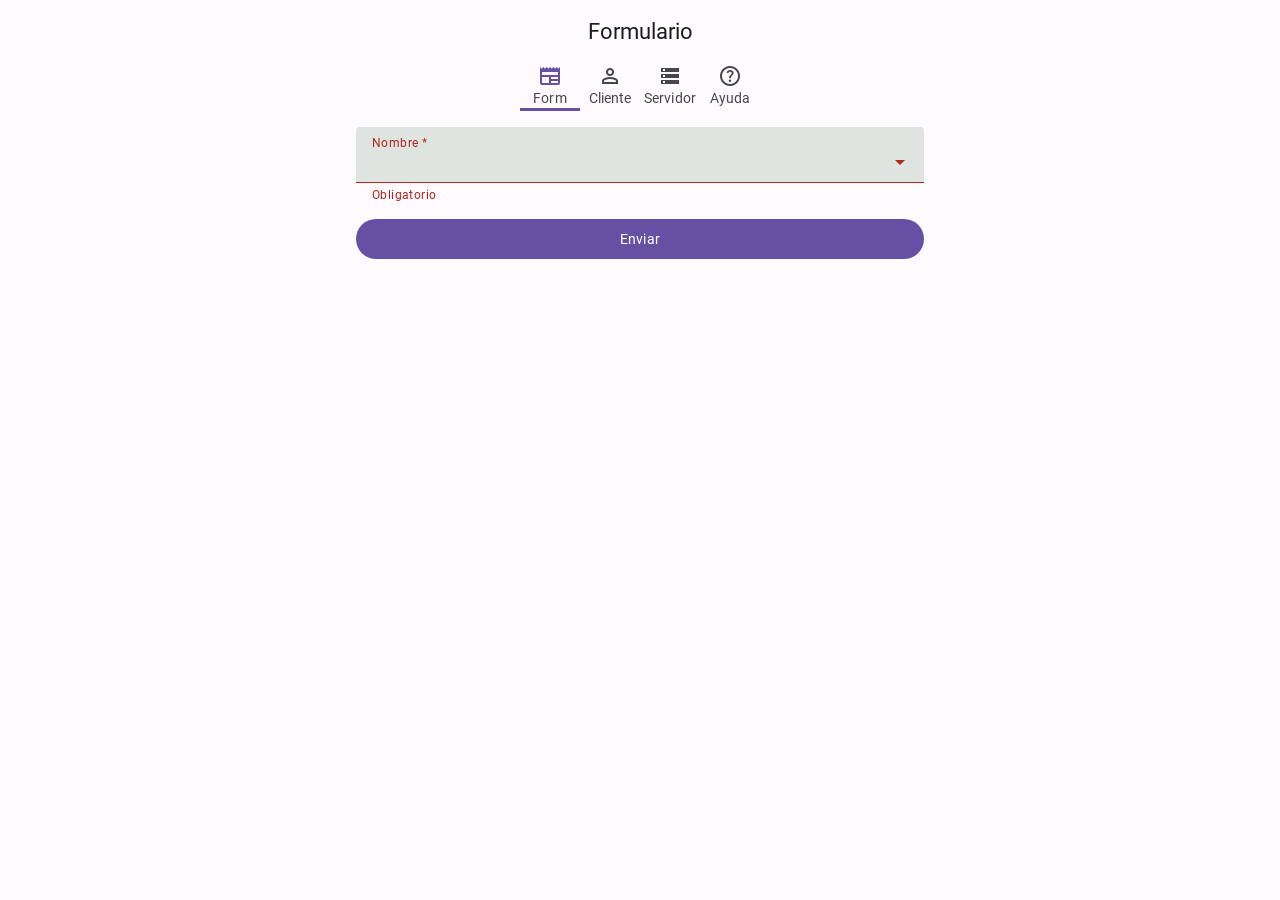
<file: index.html>
<!DOCTYPE html>
<html lang="es" class="light dark">

<head>

 <meta charset="UTF-8">
 <title>Formulario - Render L.i</title>

 <!-- Resumen para los motores de búsqueda. -->
 <meta name="description" content="Ejemplo de PWA con Material Design">

 <script src="./js/registraServiceWorker.js"></script>

 <meta name="viewport" content="width=device-width">

 <!-- Color de la barra de navegación de Chrome en dispositivos móviles. -->
 <meta name="theme-color" content="#00a97f">

 <!-- Ícono para la página web, que normalmente se pone en la raíz del sitio.
  Puede ser diferente para cada página. -->
 <link rel="icon" sizes="32x32" href="favicon.ico">

 <!-- Configuración de la PWA para Chrome, Edge y Safari.
  Debe ponerse en todas las páginas. -->
 <link rel="manifest" href="site.webmanifest">

 <!-- Permite a los navegadores, que como Safari no soportan el estándar
  completo de custom elementsm, lo cumplan totalmente. Debe ponerse en todas
  las páginas. -->
 <script src="./ungap/custom-elements.js"></script>

 <!-- Configuración de todas las páginas con JavaSript. -->
 <script type="module" src="./js/configura.js"></script>
 <link rel="stylesheet" href="./css/estilos.css">
 <link rel="stylesheet" href="./css/transicion_pestanas.css">

</head>

<body>
  <form novalidate onsubmit="procesaForm(event)">

 <md-top-app-bar class="center-aligned">

  <h1>Formulario</h1>

  <button is="md-menu-button" slot="navigation" style="visibility: hidden;"></button>

 </md-top-app-bar>

 <nav-tab-fixed id="tab"></nav-tab-fixed>

 <main>
    
    <p>
    <span id="etiquetaGrupo" class="md-filled-text-field" accesskey="G">
     <md-select-menu name="nombre" required
       aria-labelledby="etiquetaGrupo"
       options="opcionesDeGrupo"></md-select-menu>
     <span>Nombre *</span>
     <small>Obligatorio</small>
    </span>
   </p>

   <p>
    <button type="submit" class="md-filled-button" style="width: 100%;">Enviar</button>
   </p>

  </main>

  <md-options-menu id="opcionesDeGrupo" aria-label="Opciones de grupo">
   <span data-value="" title="Selecciona nombre"></span>
   <span data-value="ang">Angel</span>
   <span data-value="miss">Missael</span>
   <span data-value="mar">Marco</span>
   <span data-value="ant">Antonio</span>
   <span data-value="jess">Jessica</span>
   <span data-value="est">Esther</span>
  </md-options-menu>

  </form> 

 <!-- <nav-drw></nav-drw> -->
<script type="module">
  import { muestraTextoDeAyuda } from "./lib/js/muestraTextoDeAyuda.js"
  import { exportaAHtml } from "./lib/js/exportaAHtml.js"
  import { muestraError } from "./lib/js/muestraError.js"
  import { submitForm } from "./lib/js/submitForm.js"

  /**
   * @param {Event} event
   */
  async function procesaForm(event) {
   try {
    const respuesta =
     await submitForm(
      "srv/procesa.php", event)
    alert(respuesta.body)
   } catch (error) {
    muestraError(error)
   }
  }
  exportaAHtml(procesaForm)

 </script>

</body>


</html>
</file>
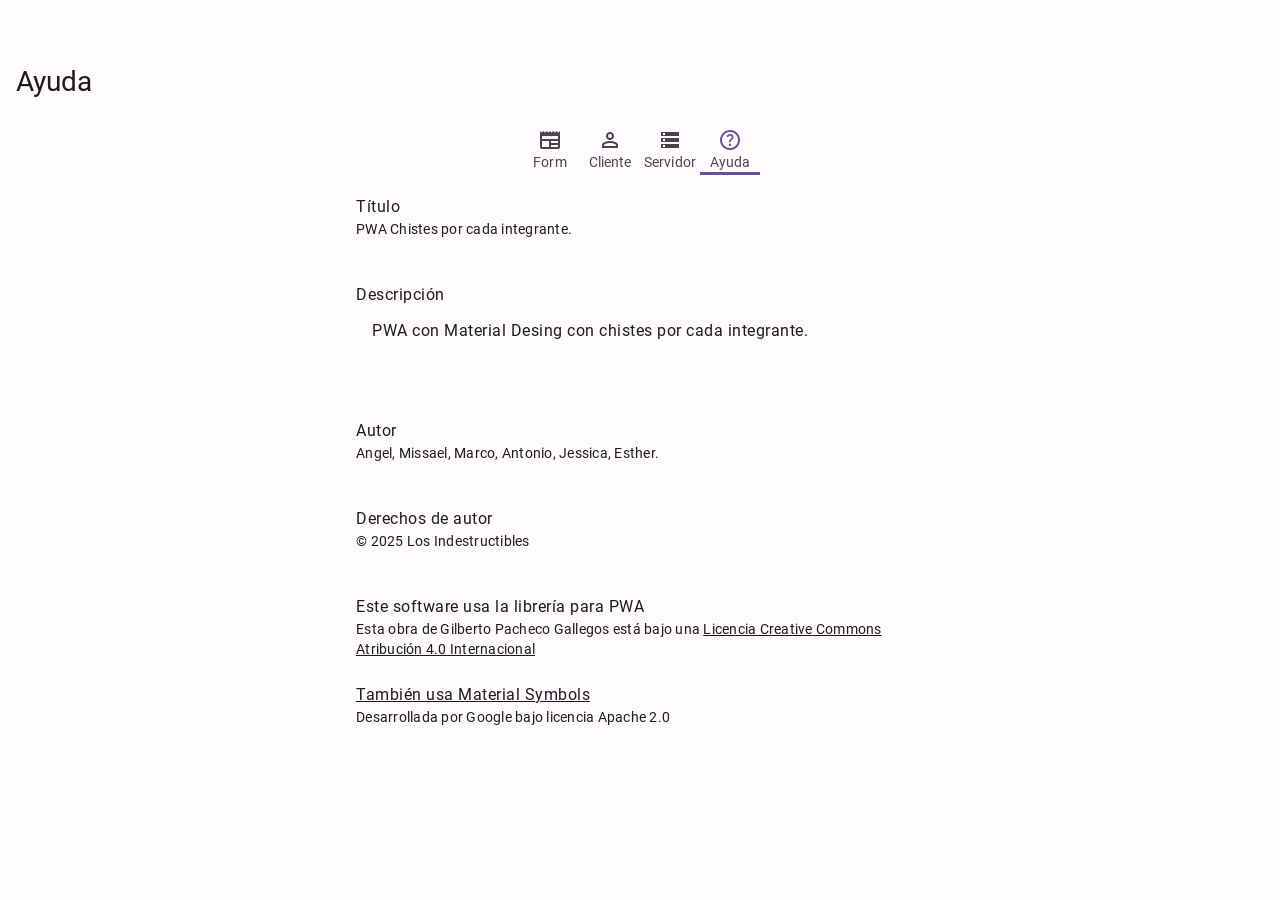
<file: ayuda.html>
<!DOCTYPE html>
<html lang="es" class="light dark">

<head>

 <meta charset="UTF-8">
 <title>Ayuda - Render L.i</title>

 <script src="./js/registraServiceWorker.js"></script>

 <meta name="viewport" content="width=device-width">
 <meta name="theme-color" content="#00a97f">
 <link rel="icon" sizes="32x32" href="favicon.ico">
 <link rel="manifest" href="site.webmanifest">
 <script src="./ungap/custom-elements.js"></script>

 <script type="module" src="./js/configura.js"></script>
 <link rel="stylesheet" href="./css/estilos.css">
 <link rel="stylesheet" href="./css/transicion_pestanas.css">

</head>

<body>

 <md-top-app-bar adicional="tab" headline="headline">

  <h1>Ayuda</h1>

  <!--<button is="md-menu-button" slot="navigation"></button> -->

 </md-top-app-bar>

 <h1 id="headline">Ayuda</h1>

 <nav-tab-fixed id="tab"></nav-tab-fixed>

 <main>

   <ul class="md-list">
   <li class="md-three-line">
    <span class="headline">
     Título
    </span>
    <span class="supporting">
     PWA Chistes por cada integrante.
    </span>
   </li>
   <li class="md-three-line">
    <span class="headline">
     Descripción
    </span>
    <span class="md-three-line">
     PWA con Material Desing con chistes por cada integrante.
    </span>
   </li>
   <li class="md-three-line">
    <span class="headline">
     Autor
    </span>
    <span class="supporting">
     Angel,
     Missael,
     Marco,
     Antonio,
     Jessica, 
     Esther.
    </span>
   </li>
   <li class="md-three-line">
    <span class="headline">
     Derechos de autor
    </span>
    <span class="supporting">
     &copy; 2025 Los Indestructibles
    </span>
   </li>
   <li class="md-three-line">
    <span class="headline">
     Este software usa la librería para PWA
    </span>
    <span class="supporting">
     Esta obra de Gilberto Pacheco Gallegos está bajo una
     <a target="_blank" rel="license noreferrer"
       href="http://creativecommons.org/licenses/by/4.0/">
      Licencia Creative Commons Atribución 4.0 Internacional</a></span>
   </li>
   <li>
    <a class="md-three-line" target="_blank" rel=”noreferrer”
      href="https://fonts.google.com/icons">
     <span class="headline">
      También usa Material Symbols
     </span>
     <span class="supporting">
      Desarrollada por Google bajo licencia Apache 2.0
     </span>
    </a>
   </li>
  </ul>

 </main>

 <!-- <nav-drw></nav-drw> -->

</body>

</html>
</file>
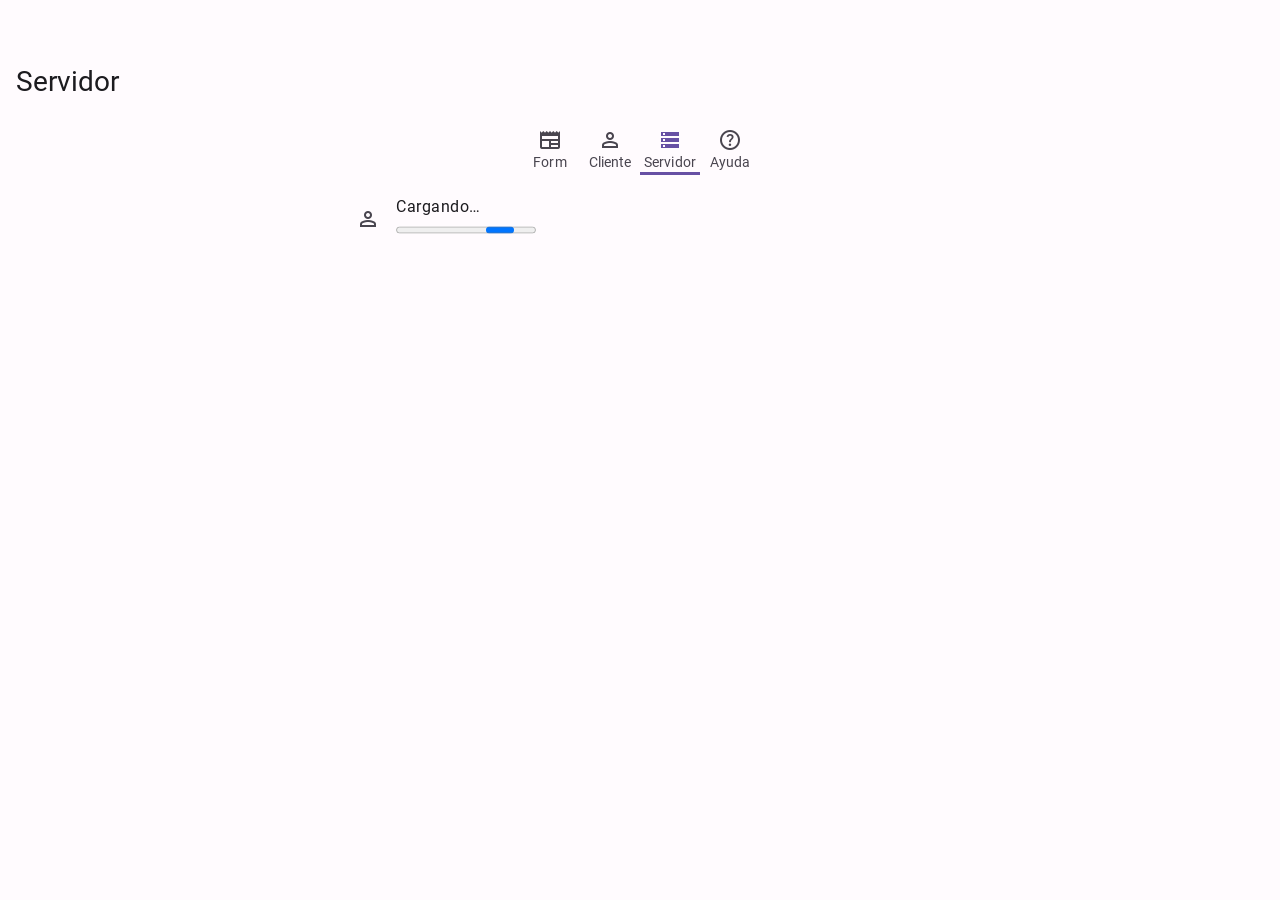
<file: navTabFixed.html>
<!DOCTYPE html>
<html lang="es" class="light dark">

<head>

  <meta charset="UTF-8">
  <title>Servidor - Render L.i</title>

  <script src="./js/registraServiceWorker.js"></script>

  <meta name="viewport" content="width=device-width">
  <meta name="theme-color" content="#00a97f">
  <link rel="icon" sizes="32x32" href="favicon.ico">
  <link rel="manifest" href="site.webmanifest">
  <script src="./ungap/custom-elements.js"></script>

  <script type="module" src="./js/configura.js"></script>
  <link rel="stylesheet" href="./css/estilos.css">
  <link rel="stylesheet" href="./css/transicion_pestanas.css">
  <link rel="expect" blocking="render" href="#navtabfixed">

</head>

<body onload="consumeJson('./srv/render.php')
  .then(respuesta => muestraObjeto(document, respuesta.body))
  .catch(muestraError)">

  <md-top-app-bar adicional="tab" headline="headline">

    <h1>Servidor</h1>

    <!--<button type="button" class="md-standard-icon-button" title="Agregar"
    slot="action">
   <span class="material-symbols-outlined">add</span>
  </button>
  <button type="button" class="md-standard-icon-button" title="Editar"
    slot="action">
   <span class="material-symbols-outlined">edit</span>
  </button>-->

  </md-top-app-bar>

  <h1 id="headline">Servidor</h1>

  <nav-tab-fixed id="tab"></nav-tab-fixed>

  <main>
    <ul  id="lista" class="md-list">
      <li class="md-two-line icon">
        <span class="material-symbols-outlined">person</span>
        <span class="headline">
          Cargando…
        </span>
        <span class="supporting">
          <progress max="100">Cargando…</progress>
        </span>
      </li>
    </ul>
  </main>

  <script type="module">
    import { muestraTextoDeAyuda } from "./lib/js/muestraTextoDeAyuda.js"
    import { consumeJson } from "./lib/js/consumeJson.js"
    import { muestraError } from "./lib/js/muestraError.js"
    import { muestraObjeto } from "./lib/js/muestraObjeto.js"
  </script>

</body>

</html>
</file>
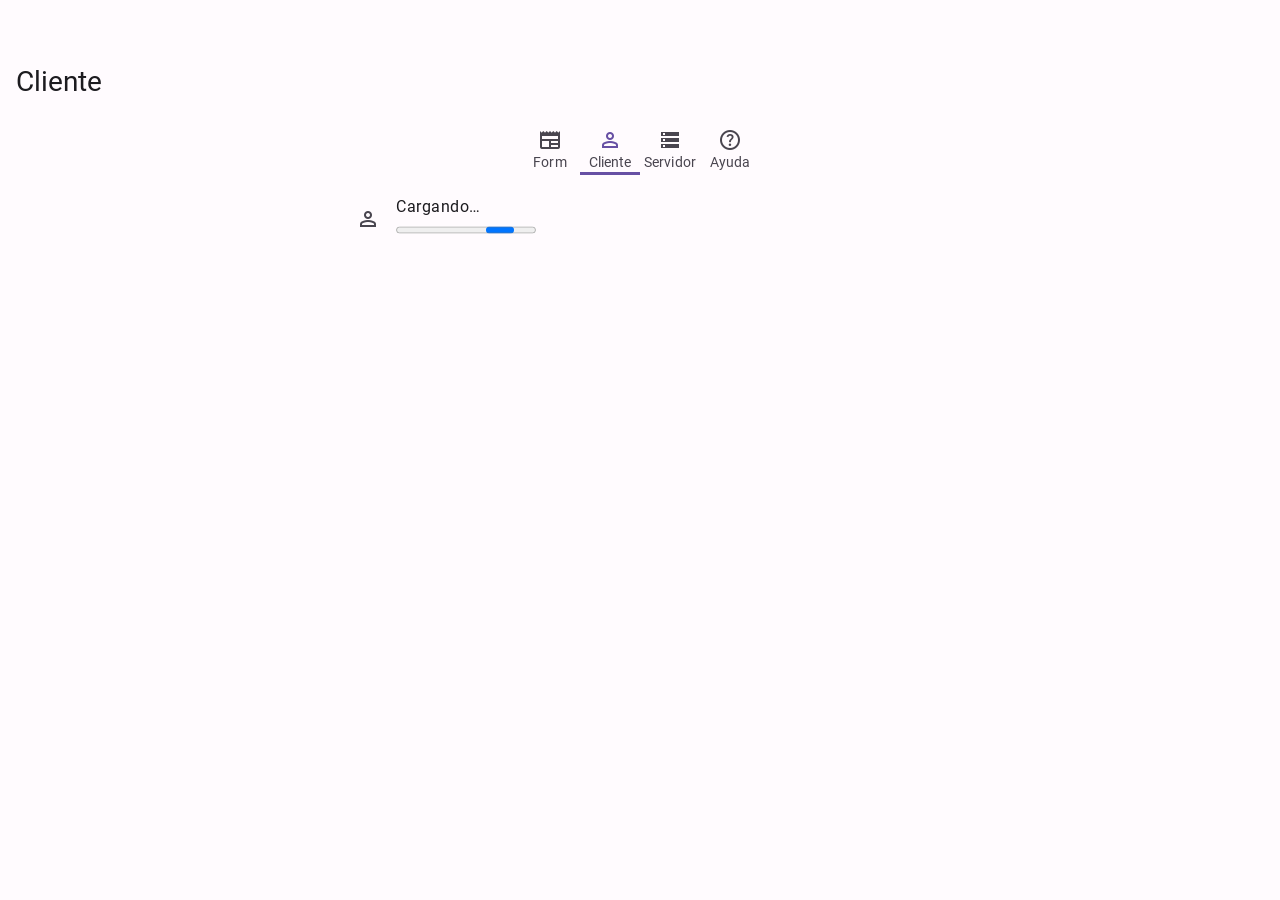
<file: secundaria.html>
<!DOCTYPE html>
<html lang="es" class="light dark">

<head>

 <meta charset="UTF-8">
 <title>Cliente - Render L.i</title>

 <script src="./js/registraServiceWorker.js"></script>

 <meta name="viewport" content="width=device-width">
 <meta name="theme-color" content="#00a97f">
 <link rel="icon" sizes="32x32" href="favicon.ico">
 <link rel="manifest" href="site.webmanifest">
 <script src="./ungap/custom-elements.js"></script>

 <script type="module" src="./js/configura.js"></script>
 <link rel="stylesheet" href="./css/estilos.css">
 <link rel="stylesheet" href="./css/transicion_pestanas.css">

</head>

<body onload="descargaDatos()">

 <md-top-app-bar adicional="tab" headline="headline">

  <h1>Cliente</h1>

  <!--<button is="md-menu-button" slot="navigation"></button>

  <button type="button" class="md-standard-icon-button" title="Agregar"
    slot="action">
   <span class="material-symbols-outlined">add</span>
  </button>

  <button type="button" class="md-standard-icon-button" title="Editar"
    slot="action">
   <span class="material-symbols-outlined">edit</span>
  </button>

  <button is="md-overflow-button" slot="action"
    onclick="overflow.alterna(this)"></button>-->

 </md-top-app-bar>

 <h1 id="headline">Cliente</h1>

 <nav-tab-fixed id="tab"></nav-tab-fixed>

 <main>
   
  <ul  id="lista" class="md-list">
      <li class="md-two-line icon">
        <span class="material-symbols-outlined">person</span>
        <span class="headline">
          Cargando…
        </span>
        <span class="supporting">
          <progress max="100">Cargando…</progress>
        </span>
      </li>
    </ul>
 </main>

 <script type="module">
    import { muestraTextoDeAyuda } from "./lib/js/muestraTextoDeAyuda.js"
    import { exportaAHtml } from "./lib/js/exportaAHtml.js"
    import { consumeJson } from "./lib/js/consumeJson.js"
    import { muestraError } from "./lib/js/muestraError.js"
    import { htmlentities } from "./lib/js/htmlentities.js"

    async function descargaDatos() {
   try {
    const respuesta = await consumeJson("./srv/lista.php")
    // Genera el código HTML de la lista.
    let render = ""
    for (const modelo of respuesta.body) {
     /* Codifica nombre y color para que cambie los caracteres especiales y
      * el texto no se pueda interpretar como HTML. Esta técnica evita la
      * inyección de código. */
     const nombre =
      typeof modelo.nombre === "string" ? htmlentities(modelo.nombre) : ""
     const chiste =
      typeof modelo.chiste === "string" ? htmlentities(modelo.chiste) : ""
     render += /* html */
      `<li class='md-two-line icon'>
      <span class='material-symbols-outlined'>person</span>
      <span class='headline'>${nombre}</span>
      <span class='supporting'>${chiste}</span>
    </li>`
    }
    lista.innerHTML = render
   } catch (error) {
    muestraError(error)
   }
  }
  exportaAHtml(descargaDatos)
  </script>

 <!-- <md-overflow-menu id="overflow">

  <button type="button">
   <span class="material-symbols-outlined">star</span>
   Marcar favorito
  </button>

  <button type="button">
   <span class="material-symbols-outlined"> delete</span>
   Eliminar
  </button>

 </md-overflow-menu> -->

<!-- <nav-drw></nav-drw> -->

</body>

</html>
</file>
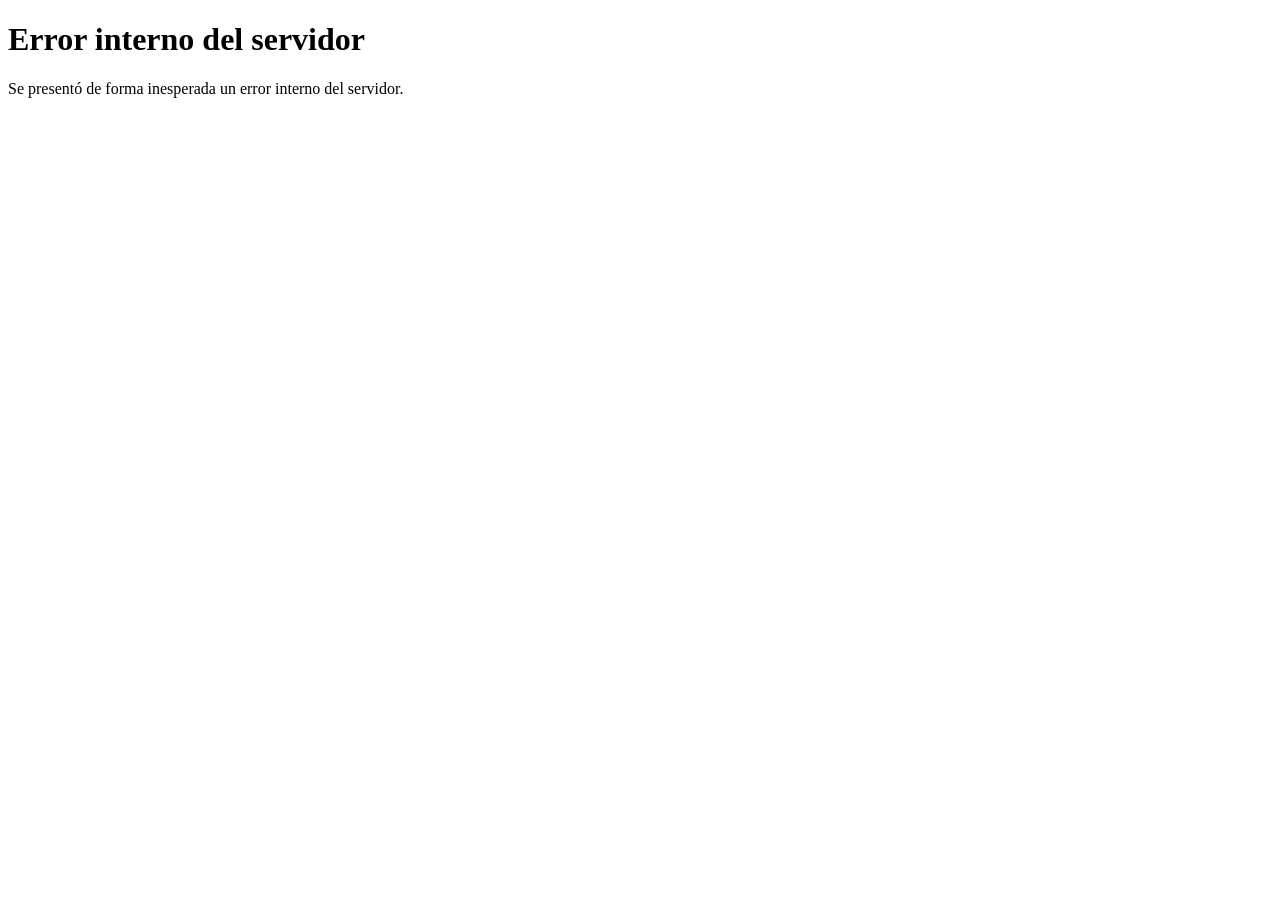
<file: error/errorinterno.html>
<!DOCTYPE html>
<html lang="es">

<head>

 <meta charset="UTF-8">
 <meta name="viewport" content="width=device-width">

 <title>Error interno del servidor</title>

</head>

<body>

 <h1>Error interno del servidor</h1>

 <p>Se presentó de forma inesperada un error interno del servidor.</p>

</body>

</html>
</file>
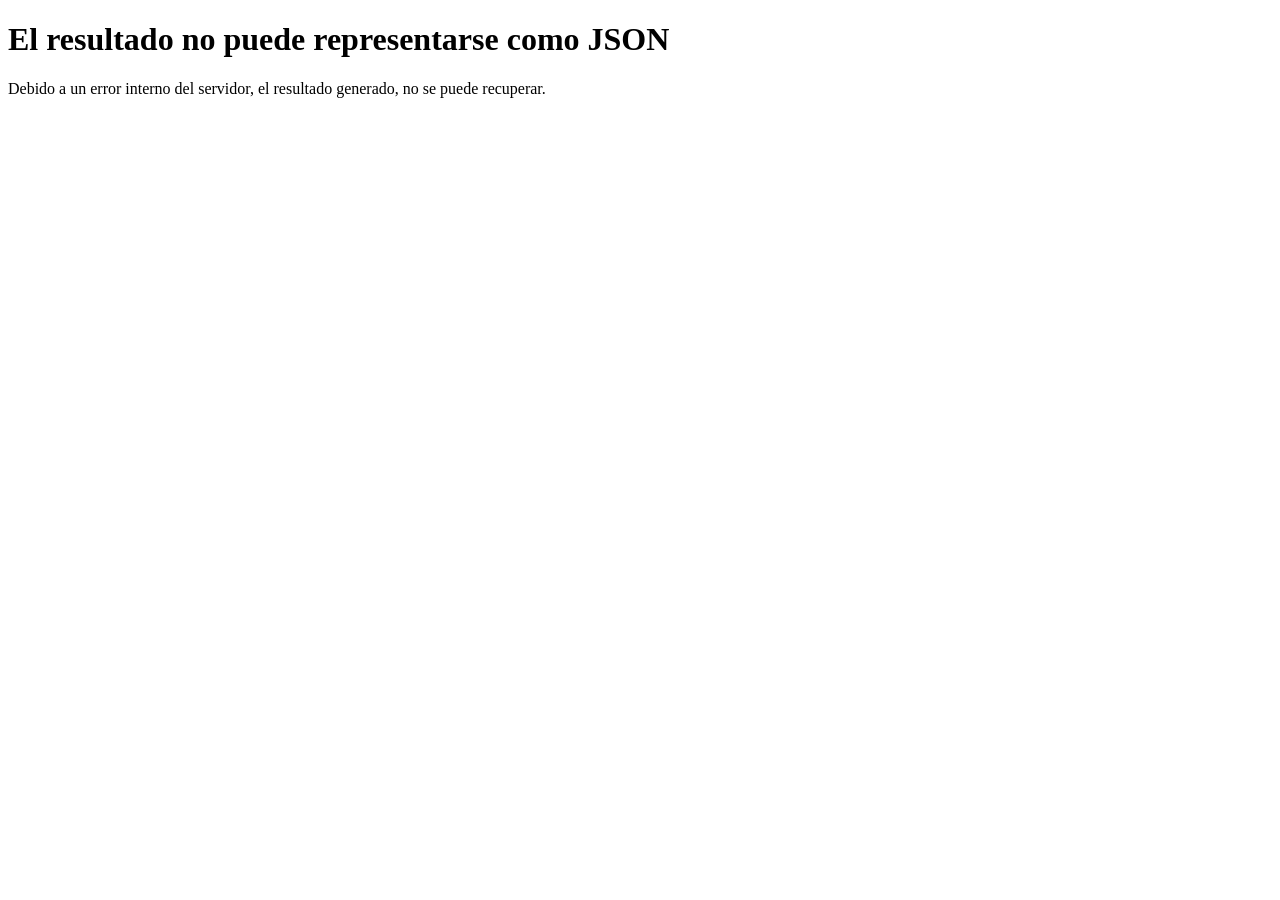
<file: error/resultadonojson.html>
<!DOCTYPE html>
<html lang="es">

<head>

 <meta charset="UTF-8">
 <meta name="viewport" content="width=device-width">

 <title>El resultado no puede representarse como JSON</title>

</head>

<body>

 <h1>El resultado no puede representarse como JSON</h1>

 <p>
  Debido a un error interno del servidor, el resultado generado, no se puede
  recuperar.
 </p>

</body>

</html>
</file>
<file: css/estilos.css>
/* Selecciona el tema claro para Material Design 3. Puedes elegir
 * light.css, light-mc.css o light-hc.css */
@import url(light.css) screen and (prefers-color-scheme: light);
/* Selecciona el tema oscuro para Material Design 3. Puedes elegir
 * dark.css, dark-mc.css o dark-hc.css */
@import url(dark.css) screen and (prefers-color-scheme: dark);
/* Definiciones para Material Design 3  */
@import url(../material-tokens/css/baseline.css);
/* Fonts utilizados */
@import url(../lib/css/roboto.css);
@import url(../lib/css/material-symbols-outlined.css);
/* CSS de elementos utilizados */
@import url(../lib/css/md-ripple.css);
@import url(../lib/css/md-top-app-bar.css);
@import url(../lib/css/md-menu.css);
@import url(../lib/css/md-standard-icon-button.css);
@import url(../lib/css/md-fab-primary.css);
@import url(../lib/css/md-filled-button.css);
@import url(../lib/css/md-filled-text-field.css);
@import url(../lib/css/md-outline-button.css);
@import url(../lib/css/md-switch.css);
@import url(../lib/css/md-slider-field.css);
@import url(../lib/css/md-segmented-button.css);
@import url(../lib/css/md-list.css);
@import url(../lib/css/md-cards.css);
@import url(../lib/css/md-tab.css);
@import url(../lib/css/md-navigation-bar.css);

html {
 /* Indica los temas del sistema operativo que son soportados. */
 color-scheme: light dark;
 --tabWidth: 3.75rem;
 --anchoNav: 22.5rem;
}

main {
 max-width: 600px;
 margin-left: auto;
 margin-right: auto;
}

/* Quita un borde rojo que coloca Firefox. */
:-moz-ui-invalid {
 box-shadow: none;
}

body {
 margin: 0;
 font-family: var(--md-sys-typescale-body-large-font);
 font-weight: var(--md-sys-typescale-body-large-weight);
 font-size: var(--md-sys-typescale-body-large-size);
 font-style: var(--md-sys-typescale-body-large-font-style);
 letter-spacing: var(--md-sys-typescale-body-large-tracking);
 line-height: var(--md-sys-typescale-body-large-line-height);
 text-transform: var(--md-sys-typescale-body-large-text-transform);
 text-decoration: var(--md-sys-typescale-body-large-text-decoration);
 color: var(--md-sys-color-on-background);
 background-color: var(--md-sys-color-background);
 /* Las siguientes líneas Evita los cambios de apariencia al cargar estilos y
 + custom elements, que son conocidos como Flash Of Unstyled Content (fouc). */
 opacity: 0;
 animation-name: fouc;
 animation-fill-mode: forwards;
 animation-duration: 1.5s;
}

@keyframes fouc {
 to {
  opacity: 1;
 }
}

html {
 --Font: -apple-system, BlinkMacSystemFont, roboto, sans-serif;
 --colIntIos: white;
 --colIntIosOnBk: #2acc2a;
 --colIntIosOnBkFc: #1bbb1b;
 --colIntIosOffBk: #dbdbdb;
 --colIntIosOffBkFc: #BDBDBD;
 /* Plain typeface */
 --md-ref-typeface-plain: var(--Font);
 /* Brand typeface */
 --md-ref-typeface-brand: var(--Font);
 --md-sys-typescale-label-large-weight-prominent:
  var(--md-ref-typeface-weight-bold);
 --md-box_shadow_level4:
  0 var(--md-sys-elevation-level4) var(--md-sys-elevation-level4) var(--md-sys-color-shadow);
 --md-box_shadow_level3:
  0 var(--md-sys-elevation-level3) var(--md-sys-elevation-level3) var(--md-sys-color-shadow);
 --md-box_shadow_level2:
  0 var(--md-sys-elevation-level2) var(--md-sys-elevation-level2) var(--md-sys-color-shadow);
 --md-box_shadow_level1:
  0 var(--md-sys-elevation-level1) var(--md-sys-elevation-level1) var(--md-sys-color-shadow);
 --md-box_shadow_level0: none;
 --iconSize: 1.5rem;
 --avatarSize: 2.5rem;
 --imageSize: 3.5rem;
 --videoWidth: 7.125rem;
 --videoHeight: 4rem;
 --scroll-headline-duracion: 2s;
 --md-sys-state-focus-indicator-outer-offset: 0.125rem;
 --md-sys-state-focus-indicator-thickness: 0.1875rem;
 /* Pressed state layer opacity */
 --state-pressed-transparency-percentage: 84%;
 /* Focus state layer opacity */
 --state-focus-transparency-percentage: 88%;
 /* Hover state layer opacity */
 --state-hover-transparency-percentage: 92%;
}

p {
 margin: 1rem;
}

a {
 color: var(--md-sys-color-on-background);
}

@media (prefers-color-scheme: light) {
 html {
  --md-riple-color: #00000020;
 }
}

@media (prefers-color-scheme: dark) {
 html {
  --md-riple-color: #ffffff40;
 }
}

@keyframes salePorLaIzquierda {
 to {
  translate: -100vw 0;
 }
}

@keyframes entraPorLaDerecha {
 from {
  translate: 100vw 0;
 }
}

@keyframes aparece {
 from {
  opacity: 0;
 }
}

@keyframes desvanece {
 to {
  opacity: 0;
 }
}
</file>
<file: css/transicion_pestanas.css>
@view-transition {
 navigation: auto;
}

#headline {
 view-transition-name: encabezado;
}

main {
 view-transition-name: contenido;
}

::view-transition-group(encabezado) {
 animation-duration: var(--md-sys-motion-duration-1000);
}

::view-transition-group(contenido) {
 animation-duration: var(--md-sys-motion-duration-1000);
}

html::view-transition-old(encabezado) {
 animation-name: salePorLaIzquierda;
}

html::view-transition-new(encabezado) {
 animation-name: entraPorLaDerecha;
}

html::view-transition-old(contenido) {
 animation-name: salePorLaIzquierda;
}

html::view-transition-new(contenido) {
 animation-duration: var(--md-sys-motion-duration-700);
 animation-name: entraPorLaDerecha;
}
</file>
